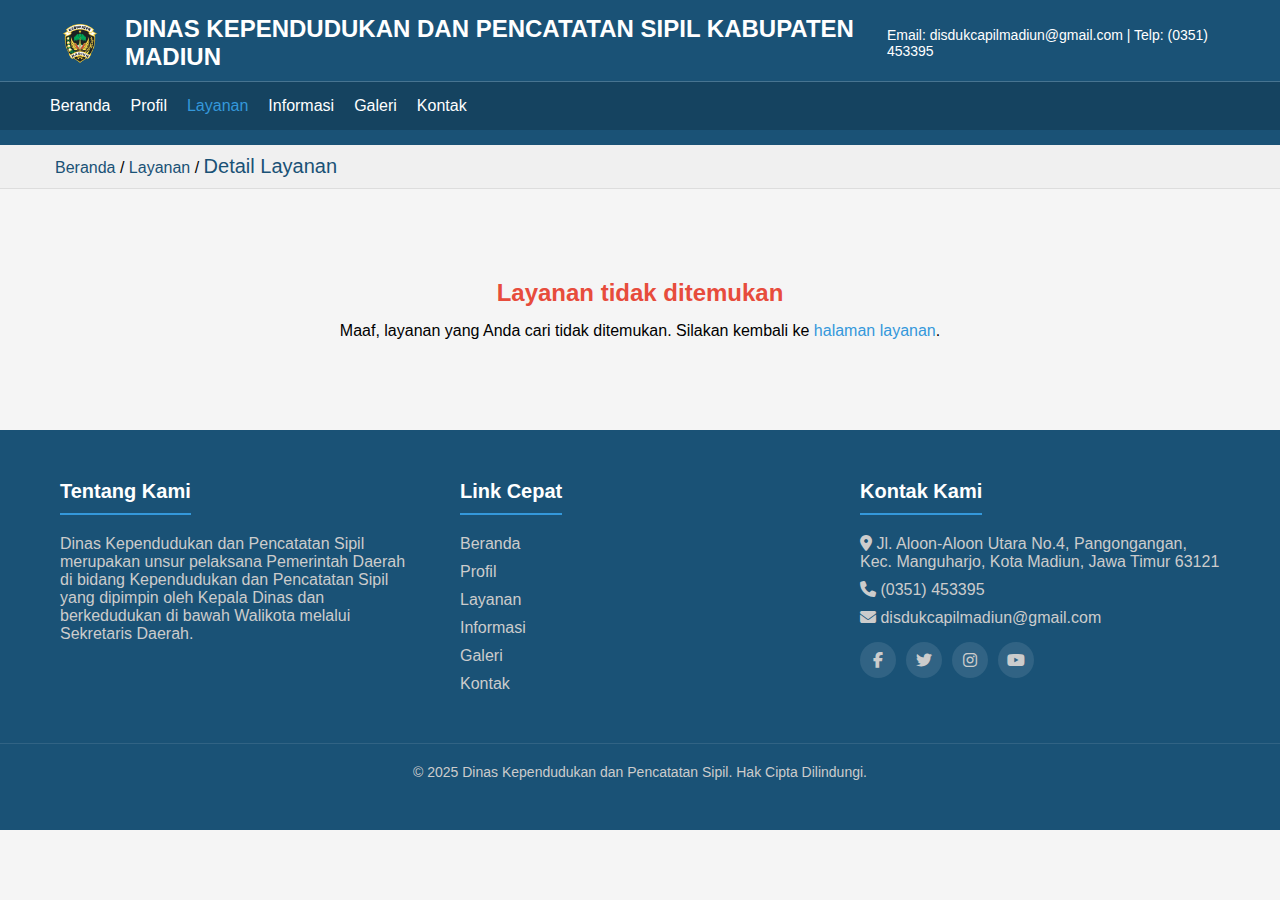
<file: detail-layanan.html>
<!DOCTYPE html>
<html lang="id">
<head>
    <meta charset="UTF-8">
    <meta name="viewport" content="width=device-width, initial-scale=1.0">
    <title>Detail Layanan - Dinas Kependudukan dan Pencatatan Sipil</title>
    <link rel="stylesheet" href="https://cdnjs.cloudflare.com/ajax/libs/font-awesome/6.4.0/css/all.min.css">
    <link rel="stylesheet" href="style.css">
</head>
<body>
    <!-- Header (sama seperti halaman utama) -->
    <header class="header">
        <div class="top-header">
            <div class="logo-container">
                <img src="madiun_logo.png" alt="Logo Disdukcapil" class="logo">
                <div class="site-title">DINAS KEPENDUDUKAN DAN PENCATATAN SIPIL KABUPATEN MADIUN</div>
            </div>
            <div class="contact-info">
                <p>Email: disdukcapilmadiun@gmail.com | Telp: (0351) 453395</p>
            </div>
        </div>
        <nav class="nav">
            <ul>
                <li><a href="index.html">Beranda</a></li>
                <li><a href="profil.html">Profil</a></li>
                <li><a href="layanan.html" class="active">Layanan</a></li>
                <li><a href="informasi.html">Informasi</a></li>
                <li><a href="galeri.html">Galeri</a></li>
                <li><a href="kontak.html">Kontak</a></li>
            </ul>
        </nav>
    </header>

    <!-- Breadcrumb -->
    <div class="breadcrumb">
        <div class="container">
            <p><a href="index.html">Beranda</a> / <a href="layanan.html">Layanan</a> / <span class="service-title">Detail Layanan</span></p>
        </div>
    </div>

    <!-- Page Content -->
    <div class="page-content">
        <div class="container">
            <div class="service-detail">
                <div class="service-header">
                    <div class="service-icon">
                        <i class="fas fa-id-card"></i>
                    </div>
                    <h1 class="service-title">Kartu Tanda Penduduk Elektronik (E-KTP)</h1>
                </div>
                
                <div class="service-content">
                    <div class="service-section">
                        <h2>Deskripsi Layanan</h2>
                        <p class="service-description">Kartu Tanda Penduduk Elektronik adalah identitas resmi penduduk sebagai bukti diri yang diterbitkan oleh Instansi Pelaksana yang berlaku di seluruh wilayah Negara Kesatuan Republik Indonesia.</p>
                    </div>
                    
                    <div class="service-section">
                        <h2>Persyaratan</h2>
                        <ul class="requirements-list">
                            <!-- Diisi oleh JavaScript -->
                        </ul>
                    </div>
                    
                    <div class="service-section">
                        <h2>Prosedur</h2>
                        <ol class="procedures-list">
                            <!-- Diisi oleh JavaScript -->
                        </ol>
                    </div>
                    
                    <div class="service-section">
                        <h2>Waktu Pelayanan</h2>
                        <p class="service-time">7 hari kerja</p>
                    </div>
                    
                    <div class="service-section">
                        <h2>Biaya</h2>
                        <p class="service-fee">Gratis</p>
                    </div>
                    
                    <div class="service-download">
                        <h2>Formulir dan Dokumen</h2>
                        <div class="download-items">
                            <div class="download-item">
                                <div class="download-icon">
                                    <i class="fas fa-file-pdf"></i>
                                </div>
                                <div class="download-content">
                                    <h4>Formulir Permohonan</h4>
                                    <p>Ukuran: 156 KB | Format: PDF</p>
                                    <a href="#" class="btn-download">Unduh</a>
                                </div>
                            </div>
                            <div class="download-item">
                                <div class="download-icon">
                                    <i class="fas fa-file-pdf"></i>
                                </div>
                                <div class="download-content">
                                    <h4>Surat Pernyataan</h4>
                                    <p>Ukuran: 120 KB | Format: PDF</p>
                                    <a href="#" class="btn-download">Unduh</a>
                                </div>
                            </div>
                        </div>
                    </div>
                    
                    <a href="layanan.html" class="btn-back">
                        <i class="fas fa-arrow-left"></i> Kembali ke Daftar Layanan
                    </a>
                </div>
            </div>
        </div>
    </div>

    <!-- Footer (sama seperti halaman utama) -->
    <footer class="footer">
        <div class="footer-container">
            <div class="footer-col">
                <h3>Tentang Kami</h3>
                <p>Dinas Kependudukan dan Pencatatan Sipil merupakan unsur pelaksana Pemerintah Daerah di bidang Kependudukan dan Pencatatan Sipil yang dipimpin oleh Kepala Dinas dan berkedudukan di bawah Walikota melalui Sekretaris Daerah.</p>
            </div>
            <div class="footer-col">
                <h3>Link Cepat</h3>
                <a href="index.html">Beranda</a>
                <a href="profil.html">Profil</a>
                <a href="layanan.html">Layanan</a>
                <a href="informasi.html">Informasi</a>
                <a href="galeri.html">Galeri</a>
                <a href="kontak.html">Kontak</a>
            </div>
            <div class="footer-col">
                <h3>Kontak Kami</h3>
                <p><i class="fas fa-map-marker-alt"></i> Jl. Aloon-Aloon Utara No.4, Pangongangan, Kec. Manguharjo, Kota Madiun, Jawa Timur 63121</p>
                <p><i class="fas fa-phone"></i> (0351) 453395</p>
                <p><i class="fas fa-envelope"></i> disdukcapilmadiun@gmail.com</p>
                <div class="social-links">
                    <a href="#"><i class="fab fa-facebook-f"></i></a>
                    <a href="#"><i class="fab fa-twitter"></i></a>
                    <a href="#"><i class="fab fa-instagram"></i></a>
                    <a href="#"><i class="fab fa-youtube"></i></a>
                </div>
            </div>
        </div>
        <div class="copyright">
            &copy; 2025 Dinas Kependudukan dan Pencatatan Sipil. Hak Cipta Dilindungi.
        </div>
    </footer>

    <script src="detail-layanan.js"></script>
</body>
</html>
</file>
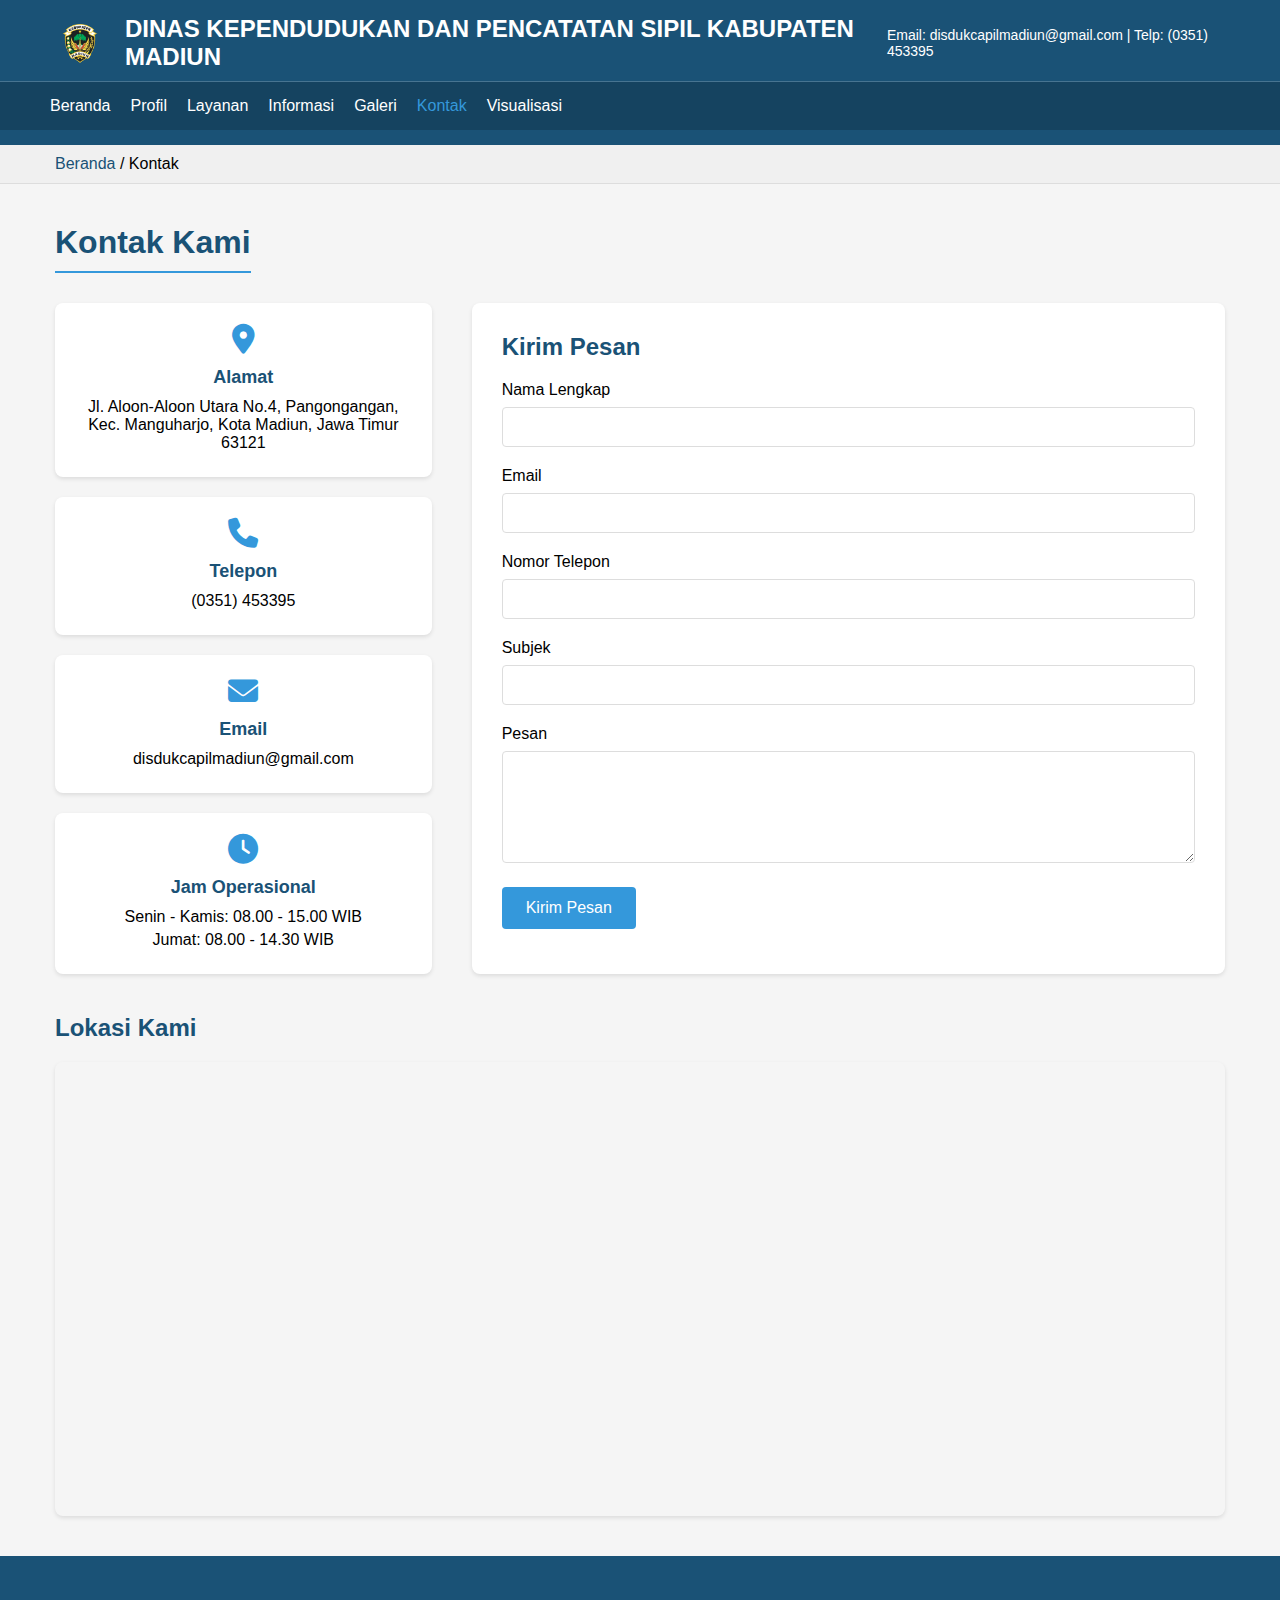
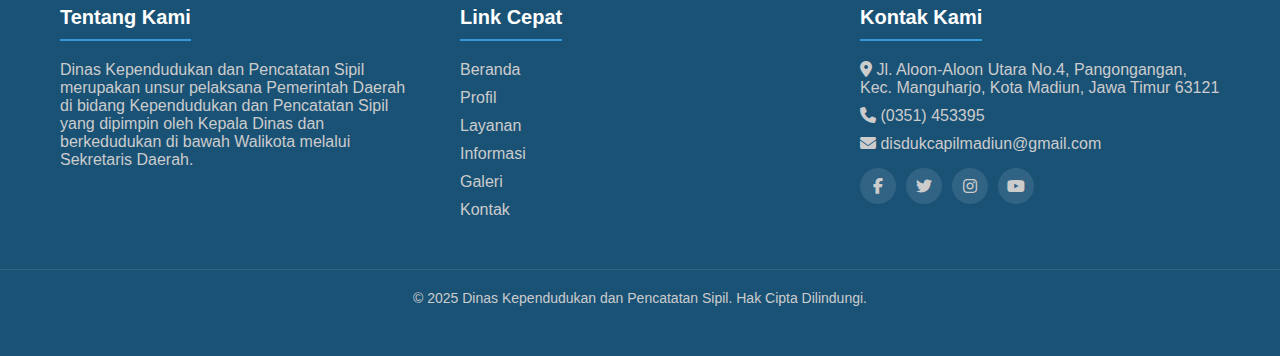
<file: kontak.html>
<!DOCTYPE html>
<html lang="id">
<head>
    <meta charset="UTF-8">
    <meta name="viewport" content="width=device-width, initial-scale=1.0">
    <title>Kontak - Dinas Kependudukan dan Pencatatan Sipil</title>
    <link rel="stylesheet" href="https://cdnjs.cloudflare.com/ajax/libs/font-awesome/6.4.0/css/all.min.css">
    <link rel="stylesheet" href="style.css">
</head>
<body>
    <!-- Header (sama seperti halaman utama) -->
    <header class="header">
        <div class="top-header">
            <div class="logo-container">
                <img src="madiun_logo.png" alt="Logo Disdukcapil" class="logo">
                <div class="site-title">DINAS KEPENDUDUKAN DAN PENCATATAN SIPIL KABUPATEN MADIUN</div>
            </div>
            <div class="contact-info">
                <p>Email: disdukcapilmadiun@gmail.com | Telp: (0351) 453395</p>
            </div>
        </div>
        <nav class="nav">
            <ul>
                <li><a href="index.html" title="Halaman Utama">Beranda</a></li>
                <li><a href="profil.html" title="Profil Dinas">Profil</a></li>
                <li><a href="layanan.html" title="Layanan Kami">Layanan</a></li>
                <li><a href="informasi.html" title="Informasi dan Berita">Informasi</a></li>
                <li><a href="galeri.html" title="Galeri Foto dan Video">Galeri</a></li>
                <li><a href="kontak.html" class="active" title="Hubungi Kami">Kontak</a></li>
                <li><a href="visualisasi-data.html" title="Visualisasi">Visualisasi</a></li>
            </ul>
        </nav>
    </header>

    <!-- Breadcrumb -->
    <div class="breadcrumb">
        <div class="container">
            <p><a href="index.html">Beranda</a> / Kontak</p>
        </div>
    </div>

    <!-- Page Content -->
    <div class="page-content">
        <div class="container">
            <h1 class="page-title">Kontak Kami</h1>
            
            <div class="contact-container">
                <div class="contact-info-section">
                    <div class="contact-info-card">
                        <div class="info-icon">
                            <i class="fas fa-map-marker-alt"></i>
                        </div>
                        <h3>Alamat</h3>
                        <p>Jl. Aloon-Aloon Utara No.4, Pangongangan, Kec. Manguharjo, Kota Madiun, Jawa Timur 63121</p>
                    </div>
                    
                    <div class="contact-info-card">
                        <div class="info-icon">
                            <i class="fas fa-phone"></i>
                        </div>
                        <h3>Telepon</h3>
                        <p>(0351) 453395</p>
                    </div>
                    
                    <div class="contact-info-card">
                        <div class="info-icon">
                            <i class="fas fa-envelope"></i>
                        </div>
                        <h3>Email</h3>
                        <p>disdukcapilmadiun@gmail.com</p>
                    </div>
                    
                    <div class="contact-info-card">
                        <div class="info-icon">
                            <i class="fas fa-clock"></i>
                        </div>
                        <h3>Jam Operasional</h3>
                        <p>Senin - Kamis: 08.00 - 15.00 WIB</p>
                        <p>Jumat: 08.00 - 14.30 WIB</p>
                    </div>
                </div>
                
                <div class="contact-form-section">
                    <h2>Kirim Pesan</h2>
                    <form id="contactForm" action="#" method="post">
                        <div class="form-group">
                            <label for="name">Nama Lengkap</label>
                            <input type="text" id="name" name="name" required>
                        </div>
                        
                        <div class="form-group">
                            <label for="email">Email</label>
                            <input type="email" id="email" name="email" required>
                        </div>
                        
                        <div class="form-group">
                            <label for="phone">Nomor Telepon</label>
                            <input type="tel" id="phone" name="phone">
                        </div>
                        
                        <div class="form-group">
                            <label for="subject">Subjek</label>
                            <input type="text" id="subject" name="subject" required>
                        </div>
                        
                        <div class="form-group">
                            <label for="message">Pesan</label>
                            <textarea id="message" name="message" rows="5" required></textarea>
                        </div>
                        
                        <button type="submit" class="btn-submit">Kirim Pesan</button>
                    </form>
                </div>
            </div>
            
            <div class="map-section">
                <h2>Lokasi Kami</h2>
                <div class="map-container">
                    <iframe src="https://www.google.com/maps/embed?pb=!1m18!1m12!1m3!1d3952.4721!2d111.51673!3d-7.63088!2m3!1f0!2f0!3f0!3m2!1i1024!2i768!4f13.1!3m3!1m2!1s0x0%3A0x0!2zN8KwMzcnNDEuMiJTIDExMcKwMzEnMDAuMiJF!5e0!3m2!1sid!2sid!4v1714040221876!5m2!1sid!2sid" width="100%" height="450" style="border:0;" allowfullscreen="" loading="lazy" referrerpolicy="no-referrer-when-downgrade"></iframe>
                </div>
            </div>
        </div>
    </div>

    <!-- Footer (sama seperti halaman utama) -->
    <footer class="footer">
        <div class="footer-container">
            <div class="footer-col">
                <h3>Tentang Kami</h3>
                <p>Dinas Kependudukan dan Pencatatan Sipil merupakan unsur pelaksana Pemerintah Daerah di bidang Kependudukan dan Pencatatan Sipil yang dipimpin oleh Kepala Dinas dan berkedudukan di bawah Walikota melalui Sekretaris Daerah.</p>
            </div>
            <div class="footer-col">
                <h3>Link Cepat</h3>
                <a href="index.html">Beranda</a>
                <a href="profil.html">Profil</a>
                <a href="layanan.html">Layanan</a>
                <a href="informasi.html">Informasi</a>
                <a href="galeri.html">Galeri</a>
                <a href="kontak.html">Kontak</a>
            </div>
            <div class="footer-col">
                <h3>Kontak Kami</h3>
                <p><i class="fas fa-map-marker-alt"></i> Jl. Aloon-Aloon Utara No.4, Pangongangan, Kec. Manguharjo, Kota Madiun, Jawa Timur 63121</p>
                <p><i class="fas fa-phone"></i> (0351) 453395</p>
                <p><i class="fas fa-envelope"></i> disdukcapilmadiun@gmail.com</p>
                <div class="social-links">
                    <a href="#"><i class="fab fa-facebook-f"></i></a>
                    <a href="#"><i class="fab fa-twitter"></i></a>
                    <a href="#"><i class="fab fa-instagram"></i></a>
                    <a href="#"><i class="fab fa-youtube"></i></a>
                </div>
            </div>
        </div>
        <div class="copyright">
            &copy; 2025 Dinas Kependudukan dan Pencatatan Sipil. Hak Cipta Dilindungi.
        </div>
    </footer>

    <script>
        document.getElementById('contactForm').addEventListener('submit', function(event) {
            event.preventDefault();
            alert('Pesan Anda telah dikirim. Terima kasih telah menghubungi kami.');
            this.reset();
        });
    </script>
</body>
</html>
</file>
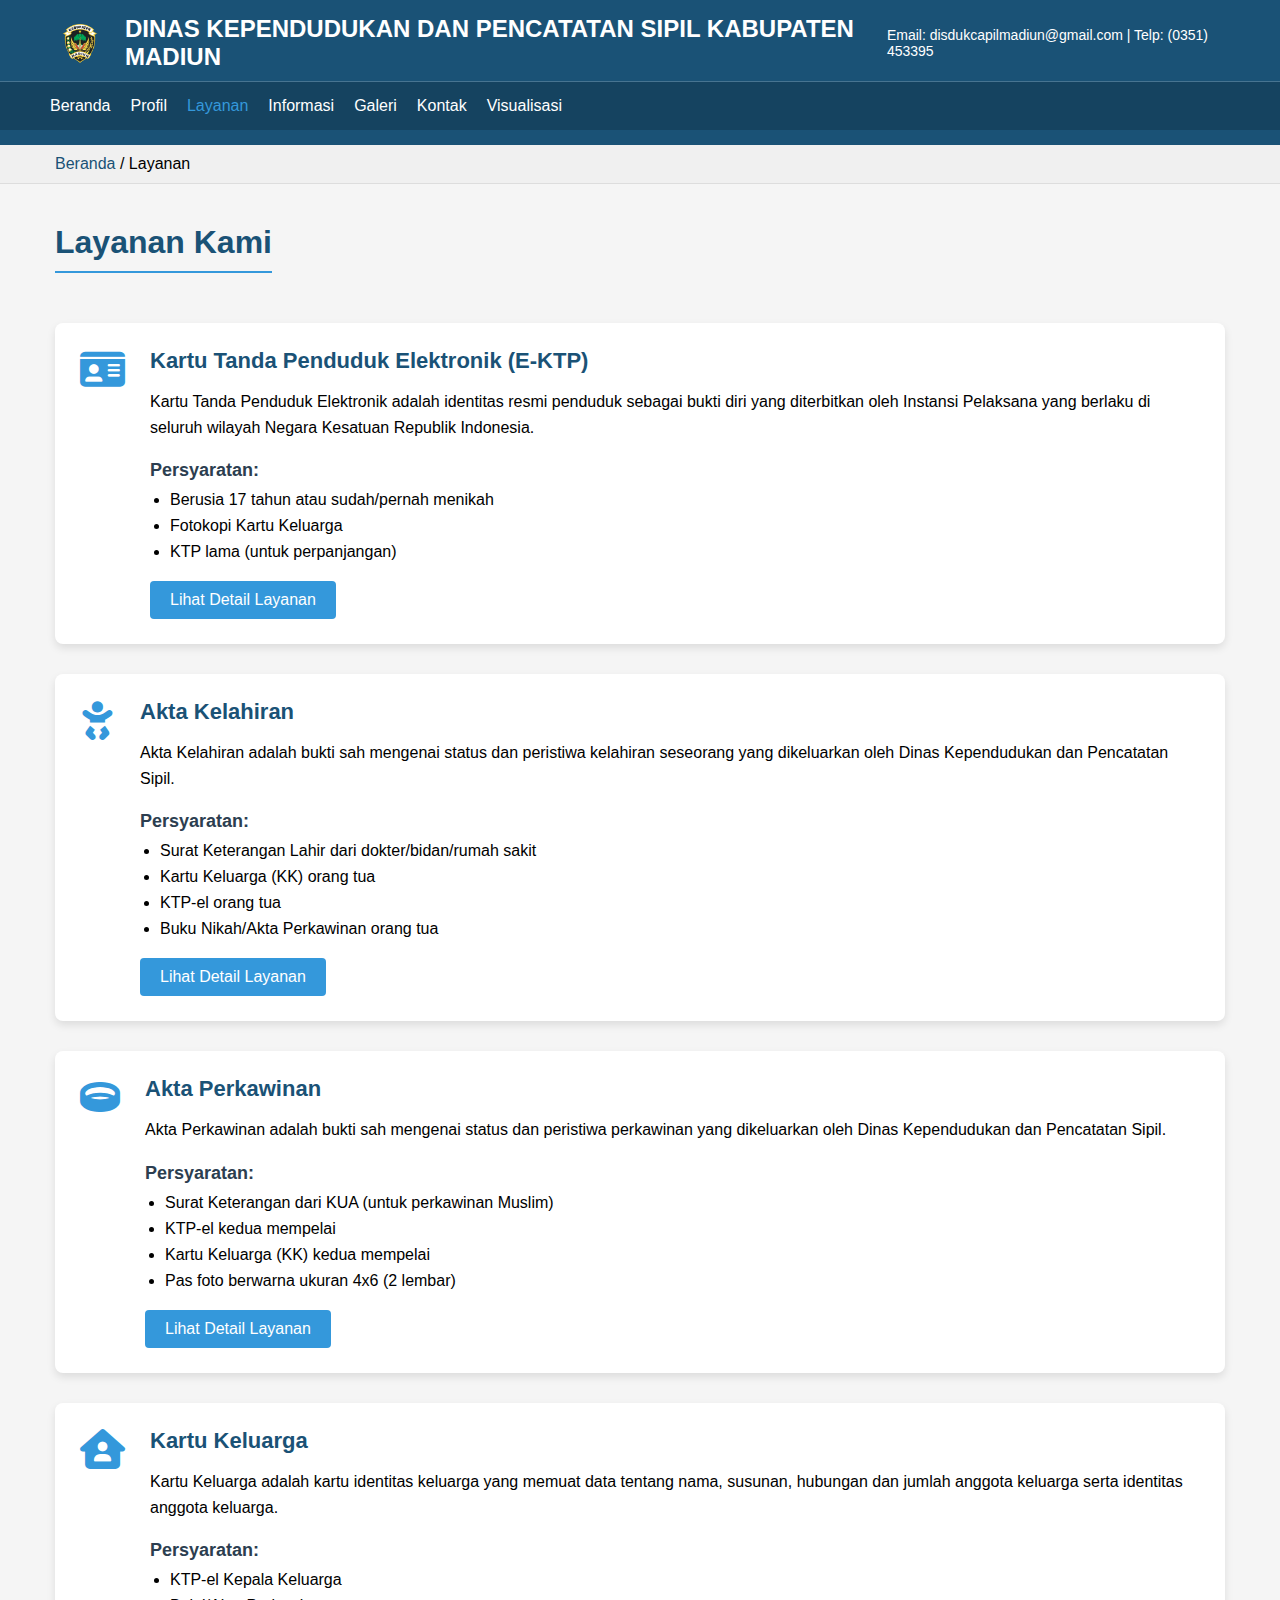
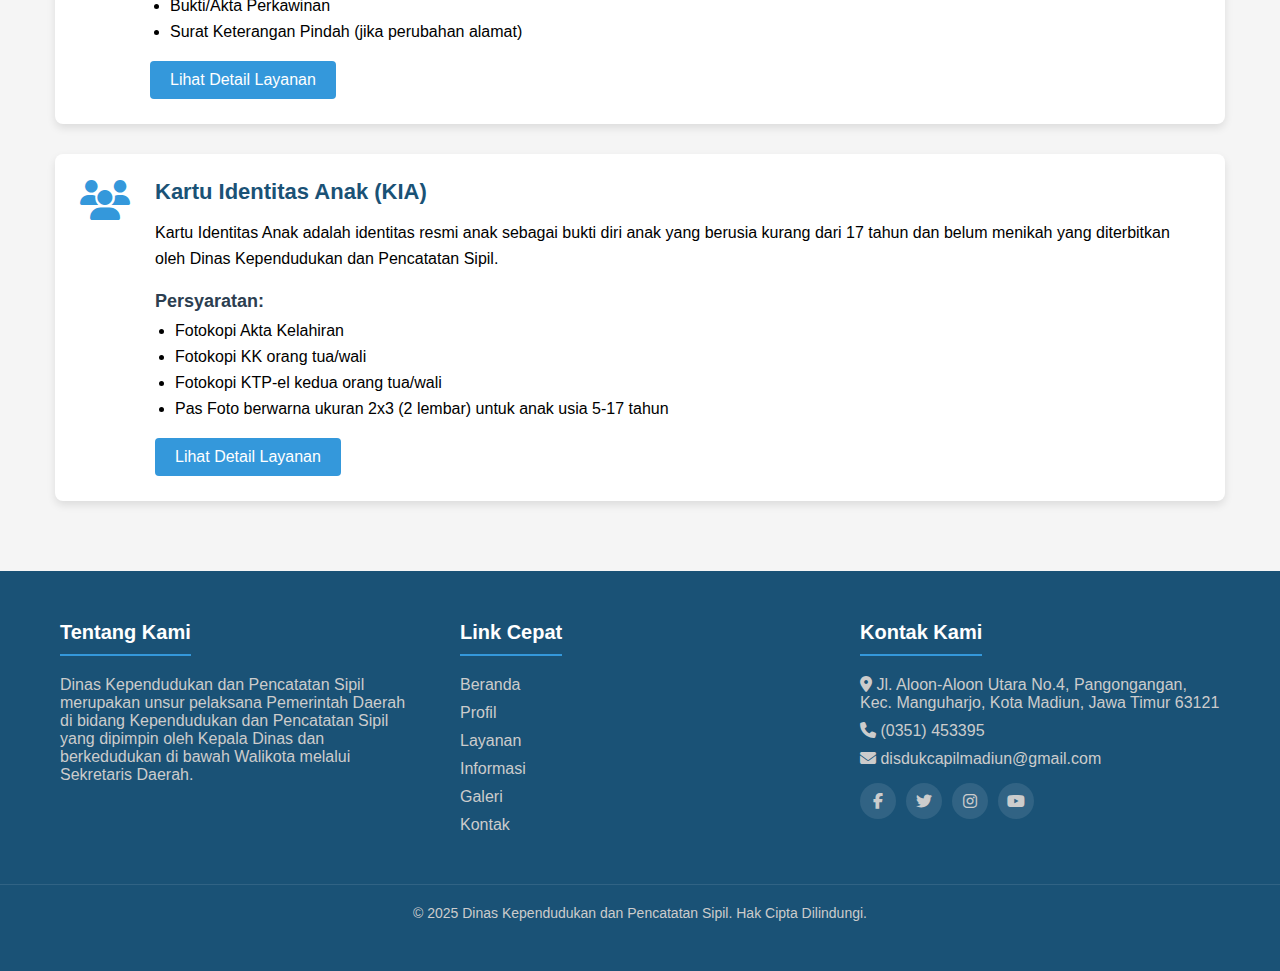
<file: layanan.html>
<!DOCTYPE html>
<html lang="id">
<head>
    <meta charset="UTF-8">
    <meta name="viewport" content="width=device-width, initial-scale=1.0">
    <title>Layanan - Dinas Kependudukan dan Pencatatan Sipil</title>
    <link rel="stylesheet" href="https://cdnjs.cloudflare.com/ajax/libs/font-awesome/6.4.0/css/all.min.css">
    <link rel="stylesheet" href="style.css">
</head>
<body>
    <!-- Header (sama seperti halaman utama) -->
    <header class="header">
        <div class="top-header">
            <div class="logo-container">
                <img src="madiun_logo.png" alt="Logo Disdukcapil" class="logo">
                <div class="site-title">DINAS KEPENDUDUKAN DAN PENCATATAN SIPIL KABUPATEN MADIUN</div>
            </div>
            <div class="contact-info">
                <p>Email: disdukcapilmadiun@gmail.com | Telp: (0351) 453395</p>
            </div>
        </div>
        <nav class="nav">
            <ul>
                <li><a href="index.html" title="Halaman Utama">Beranda</a></li>
                <li><a href="profil.html" title="Profil Dinas">Profil</a></li>
                <li><a href="layanan.html" class="active" title="Layanan Kami">Layanan</a></li>
                <li><a href="informasi.html" title="Informasi dan Berita">Informasi</a></li>
                <li><a href="galeri.html" title="Galeri Foto dan Video">Galeri</a></li>
                <li><a href="kontak.html" title="Hubungi Kami">Kontak</a></li>
                <li><a href="visualisasi-data.html" title="Visualisasi">Visualisasi</a></li>
            </ul>
        </nav>
    </header>

    <!-- Breadcrumb -->
    <div class="breadcrumb">
        <div class="container">
            <p><a href="index.html">Beranda</a> / Layanan</p>
        </div>
    </div>

    <!-- Page Content -->
    <div class="page-content">
        <div class="container">
            <h1 class="page-title">Layanan Kami</h1>
            
            <div class="services-list">
                <div class="service-item">
                    <div class="service-icon">
                        <i class="fas fa-id-card"></i>
                    </div>
                    <div class="service-details">
                        <h2>Kartu Tanda Penduduk Elektronik (E-KTP)</h2>
                        <p>Kartu Tanda Penduduk Elektronik adalah identitas resmi penduduk sebagai bukti diri yang diterbitkan oleh Instansi Pelaksana yang berlaku di seluruh wilayah Negara Kesatuan Republik Indonesia.</p>
                        
                        <h3>Persyaratan:</h3>
                        <ul>
                            <li>Berusia 17 tahun atau sudah/pernah menikah</li>
                            <li>Fotokopi Kartu Keluarga</li>
                            <li>KTP lama (untuk perpanjangan)</li>
                        </ul>
                        
                        <a href="detail-layanan.html?id=ektp" class="btn-detail">Lihat Detail Layanan</a>
                    </div>
                </div>
                
                <div class="service-item">
                    <div class="service-icon">
                        <i class="fas fa-baby"></i>
                    </div>
                    <div class="service-details">
                        <h2>Akta Kelahiran</h2>
                        <p>Akta Kelahiran adalah bukti sah mengenai status dan peristiwa kelahiran seseorang yang dikeluarkan oleh Dinas Kependudukan dan Pencatatan Sipil.</p>
                        
                        <h3>Persyaratan:</h3>
                        <ul>
                            <li>Surat Keterangan Lahir dari dokter/bidan/rumah sakit</li>
                            <li>Kartu Keluarga (KK) orang tua</li>
                            <li>KTP-el orang tua</li>
                            <li>Buku Nikah/Akta Perkawinan orang tua</li>
                        </ul>
                        
                        <a href="detail-layanan.html?id=akta-kelahiran" class="btn-detail">Lihat Detail Layanan</a>
                    </div>
                </div>
                
                <div class="service-item">
                    <div class="service-icon">
                        <i class="fas fa-ring"></i>
                    </div>
                    <div class="service-details">
                        <h2>Akta Perkawinan</h2>
                        <p>Akta Perkawinan adalah bukti sah mengenai status dan peristiwa perkawinan yang dikeluarkan oleh Dinas Kependudukan dan Pencatatan Sipil.</p>
                        
                        <h3>Persyaratan:</h3>
                        <ul>
                            <li>Surat Keterangan dari KUA (untuk perkawinan Muslim)</li>
                            <li>KTP-el kedua mempelai</li>
                            <li>Kartu Keluarga (KK) kedua mempelai</li>
                            <li>Pas foto berwarna ukuran 4x6 (2 lembar)</li>
                        </ul>
                        
                        <a href="detail-layanan.html?id=akta-perkawinan" class="btn-detail">Lihat Detail Layanan</a>
                    </div>
                </div>
                
                <div class="service-item">
                    <div class="service-icon">
                        <i class="fas fa-house-user"></i>
                    </div>
                    <div class="service-details">
                        <h2>Kartu Keluarga</h2>
                        <p>Kartu Keluarga adalah kartu identitas keluarga yang memuat data tentang nama, susunan, hubungan dan jumlah anggota keluarga serta identitas anggota keluarga.</p>
                        
                        <h3>Persyaratan:</h3>
                        <ul>
                            <li>KTP-el Kepala Keluarga</li>
                            <li>Bukti/Akta Perkawinan</li>
                            <li>Surat Keterangan Pindah (jika perubahan alamat)</li>
                        </ul>
                        
                        <a href="detail-layanan.html?id=kartu-keluarga" class="btn-detail">Lihat Detail Layanan</a>
                    </div>
                </div>
                
                <div class="service-item">
                    <div class="service-icon">
                        <i class="fas fa-users"></i>
                    </div>
                    <div class="service-details">
                        <h2>Kartu Identitas Anak (KIA)</h2>
                        <p>Kartu Identitas Anak adalah identitas resmi anak sebagai bukti diri anak yang berusia kurang dari 17 tahun dan belum menikah yang diterbitkan oleh Dinas Kependudukan dan Pencatatan Sipil.</p>
                        
                        <h3>Persyaratan:</h3>
                        <ul>
                            <li>Fotokopi Akta Kelahiran</li>
                            <li>Fotokopi KK orang tua/wali</li>
                            <li>Fotokopi KTP-el kedua orang tua/wali</li>
                            <li>Pas Foto berwarna ukuran 2x3 (2 lembar) untuk anak usia 5-17 tahun</li>
                        </ul>
                        
                        <a href="detail-layanan.html?id=kia" class="btn-detail">Lihat Detail Layanan</a>
                    </div>
                </div>
            </div>
        </div>
    </div>

    <!-- Footer (sama seperti halaman utama) -->
    <footer class="footer">
        <div class="footer-container">
            <div class="footer-col">
                <h3>Tentang Kami</h3>
                <p>Dinas Kependudukan dan Pencatatan Sipil merupakan unsur pelaksana Pemerintah Daerah di bidang Kependudukan dan Pencatatan Sipil yang dipimpin oleh Kepala Dinas dan berkedudukan di bawah Walikota melalui Sekretaris Daerah.</p>
            </div>
            <div class="footer-col">
                <h3>Link Cepat</h3>
                <a href="index.html">Beranda</a>
                <a href="profil.html">Profil</a>
                <a href="layanan.html">Layanan</a>
                <a href="informasi.html">Informasi</a>
                <a href="galeri.html">Galeri</a>
                <a href="kontak.html">Kontak</a>
            </div>
            <div class="footer-col">
                <h3>Kontak Kami</h3>
                <p><i class="fas fa-map-marker-alt"></i> Jl. Aloon-Aloon Utara No.4, Pangongangan, Kec. Manguharjo, Kota Madiun, Jawa Timur 63121</p>
                <p><i class="fas fa-phone"></i> (0351) 453395</p>
                <p><i class="fas fa-envelope"></i> disdukcapilmadiun@gmail.com</p>
                <div class="social-links">
                    <a href="#"><i class="fab fa-facebook-f"></i></a>
                    <a href="#"><i class="fab fa-twitter"></i></a>
                    <a href="#"><i class="fab fa-instagram"></i></a>
                    <a href="#"><i class="fab fa-youtube"></i></a>
                </div>
            </div>
        </div>
        <div class="copyright">
            &copy; 2025 Dinas Kependudukan dan Pencatatan Sipil. Hak Cipta Dilindungi.
        </div>
    </footer>
</body>
</html>
</file>
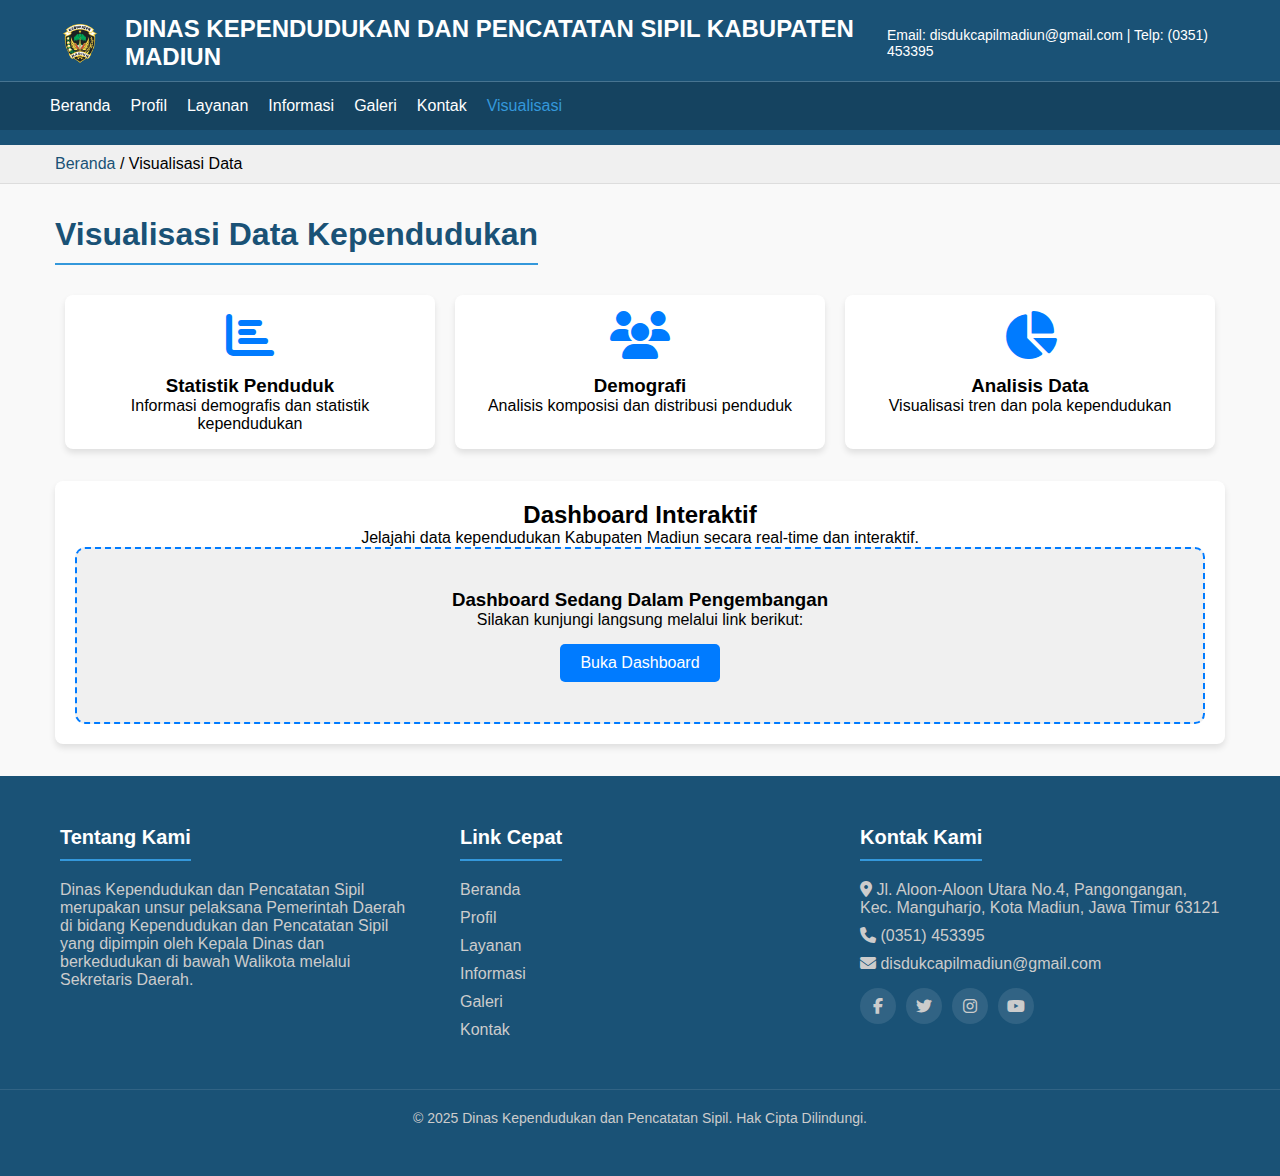
<file: visualisasi-data.html>
<!DOCTYPE html>
<html lang="id">
<head>
    <meta charset="UTF-8">
    <meta name="viewport" content="width=device-width, initial-scale=1.0">
    <title>Visualisasi Data Kependudukan - Dinas Kependudukan dan Pencatatan Sipil</title>
    <link rel="stylesheet" href="https://cdnjs.cloudflare.com/ajax/libs/font-awesome/6.4.0/css/all.min.css">
    <link rel="stylesheet" href="style.css">
    <style>
        .visualization-section {
            padding: 2rem 0;
            background-color: #f9f9f9;
        }
        .visualization-container {
            max-width: 1200px;
            margin: 0 auto;
            padding: 0 15px;
        }
        .viz-categories {
            display: flex;
            justify-content: space-between;
            margin-bottom: 2rem;
        }
        .viz-category {
            flex: 1;
            text-align: center;
            padding: 1rem;
            background-color: #ffffff;
            border-radius: 8px;
            margin: 0 10px;
            box-shadow: 0 4px 6px rgba(0, 0, 0, 0.1);
            transition: transform 0.3s ease;
        }
        .viz-category:hover {
            transform: translateY(-10px);
        }
        .viz-category i {
            font-size: 3rem;
            color: #007bff;
            margin-bottom: 1rem;
        }
        .dashboard-container {
            background-color: #ffffff;
            border-radius: 8px;
            box-shadow: 0 4px 6px rgba(0, 0, 0, 0.1);
            padding: 20px;
            text-align: center;
        }
        .dashboard-placeholder {
            background-color: #f0f0f0;
            border: 2px dashed #007bff;
            border-radius: 10px;
            padding: 40px;
        }
        .btn-dashboard {
            display: inline-block;
            background-color: #007bff;
            color: white;
            padding: 10px 20px;
            text-decoration: none;
            border-radius: 5px;
            margin-top: 15px;
            transition: background-color 0.3s ease;
        }
        .btn-dashboard:hover {
            background-color: #0056b3;
        }
    </style>
</head>
<body>
    <!-- Header -->
    <header class="header">
        <div class="top-header">
            <div class="logo-container">
                <img src="madiun_logo.png" alt="Logo Disdukcapil" class="logo">
                <div class="site-title">DINAS KEPENDUDUKAN DAN PENCATATAN SIPIL KABUPATEN MADIUN</div>
            </div>
            <div class="contact-info">
                <p>Email: disdukcapilmadiun@gmail.com | Telp: (0351) 453395</p>
            </div>
        </div>
        <nav class="nav">
            <ul>
                <li><a href="index.html">Beranda</a></li>
                <li><a href="profil.html">Profil</a></li>
                <li><a href="layanan.html" >Layanan</a></li>
                <li><a href="informasi.html">Informasi</a></li>
                <li><a href="galeri.html">Galeri</a></li>
                <li><a href="kontak.html">Kontak</a></li>
                <li><a href="visualisasi-data.html" class="active" >Visualisasi</a></li>
            </ul>
        </nav>
    </header>

    <!-- Breadcrumb -->
    <div class="breadcrumb">
        <div class="container">
            <p><a href="index.html">Beranda</a> / Visualisasi Data</p>
        </div>
    </div>

    <!-- Page Content -->
    <section class="visualization-section">
        <div class="visualization-container">
            <h1 class="page-title">Visualisasi Data Kependudukan</h1>
            
            <div class="viz-categories">
                <div class="viz-category">
                    <i class="fas fa-chart-bar"></i>
                    <h3>Statistik Penduduk</h3>
                    <p>Informasi demografis dan statistik kependudukan</p>
                </div>
                <div class="viz-category">
                    <i class="fas fa-users"></i>
                    <h3>Demografi</h3>
                    <p>Analisis komposisi dan distribusi penduduk</p>
                </div>
                <div class="viz-category">
                    <i class="fas fa-chart-pie"></i>
                    <h3>Analisis Data</h3>
                    <p>Visualisasi tren dan pola kependudukan</p>
                </div>
            </div>

            <div class="dashboard-container">
                <h2>Dashboard Interaktif</h2>
                <p>Jelajahi data kependudukan Kabupaten Madiun secara real-time dan interaktif.</p>
                
                <div class="dashboard-placeholder">
                    <h3>Dashboard Sedang Dalam Pengembangan</h3>
                    <p>Silakan kunjungi langsung melalui link berikut:</p>
                    <a 
                        href="https://kabmadiun-disdukcapil.streamlit.app/" 
                        target="_blank" 
                        class="btn-dashboard"
                    >
                        Buka Dashboard
                    </a>
                </div>
            </div>
        </div>
    </section>

    <!-- Footer -->
    <footer class="footer">
        <div class="footer-container">
            <div class="footer-col">
                <h3>Tentang Kami</h3>
                <p>Dinas Kependudukan dan Pencatatan Sipil merupakan unsur pelaksana Pemerintah Daerah di bidang Kependudukan dan Pencatatan Sipil yang dipimpin oleh Kepala Dinas dan berkedudukan di bawah Walikota melalui Sekretaris Daerah.</p>
            </div>
            <div class="footer-col">
                <h3>Link Cepat</h3>
                <a href="index.html">Beranda</a>
                <a href="profil.html">Profil</a>
                <a href="layanan.html">Layanan</a>
                <a href="informasi.html">Informasi</a>
                <a href="galeri.html">Galeri</a>
                <a href="kontak.html">Kontak</a>
            </div>
            <div class="footer-col">
                <h3>Kontak Kami</h3>
                <p><i class="fas fa-map-marker-alt"></i> Jl. Aloon-Aloon Utara No.4, Pangongangan, Kec. Manguharjo, Kota Madiun, Jawa Timur 63121</p>
                <p><i class="fas fa-phone"></i> (0351) 453395</p>
                <p><i class="fas fa-envelope"></i> disdukcapilmadiun@gmail.com</p>
                <div class="social-links">
                    <a href="#"><i class="fab fa-facebook-f"></i></a>
                    <a href="#"><i class="fab fa-twitter"></i></a>
                    <a href="#"><i class="fab fa-instagram"></i></a>
                    <a href="#"><i class="fab fa-youtube"></i></a>
                </div>
            </div>
        </div>
        <div class="copyright">
            &copy; 2025 Dinas Kependudukan dan Pencatatan Sipil. Hak Cipta Dilindungi.
        </div>
    </footer>
</body>
</html>
</file>
<file: style.css>
/* Common Styles */
* {
    margin: 0;
    padding: 0;
    box-sizing: border-box;
    font-family: 'Segoe UI', Tahoma, Geneva, Verdana, sans-serif;
}

body {
    background-color: #f5f5f5;
}

.container {
    max-width: 1200px;
    margin: 0 auto;
    padding: 0 20px;
}

/* Header Styles */
.header {
    background-color: #1a5276;
    color: white;
    padding: 15px 0;
}

.top-header {
    display: flex;
    justify-content: space-between;
    align-items: center;
    padding: 0 50px;
    border-bottom: 1px solid rgba(255, 255, 255, 0.2);
    padding-bottom: 10px;
}

.logo-container {
    display: flex;
    align-items: center;
}

.logo {
    width: 60px;
    height: auto;
    margin-right: 15px;
}

.site-title {
    font-size: 24px;
    font-weight: bold;
}

.contact-info {
    font-size: 14px;
}

/* Navigation */
.nav {
    background-color: #154360;
    padding: 15px 50px;
}

.nav ul {
    list-style: none;
    display: flex;
}

.nav ul li {
    margin-right: 20px;
}

.nav ul li a {
    color: white;
    text-decoration: none;
    font-weight: 500;
    transition: color 0.3s;
}

.nav ul li a:hover, .nav ul li a.active {
    color: #3498db;
}

/* Breadcrumb */
.breadcrumb {
    background-color: #f0f0f0;
    padding: 10px 0;
    border-bottom: 1px solid #ddd;
}

.breadcrumb a {
    color: #1a5276;
    text-decoration: none;
}

.breadcrumb a:hover {
    text-decoration: underline;
}

/* Page Content */
.page-content {
    padding: 40px 0;
}

.page-title {
    font-size: 32px;
    margin-bottom: 30px;
    color: #1a5276;
    border-bottom: 2px solid #3498db;
    padding-bottom: 10px;
    display: inline-block;
}

/* Hero Section */
.hero {
    background-image: linear-gradient(rgba(0, 0, 0, 0.6), rgba(0, 0, 0, 0.6)), url('hero-image.jpg');
    background-size: cover;
    background-position: center;
    height: 400px;
    display: flex;
    flex-direction: column;
    justify-content: center;
    align-items: center;
    color: white;
    text-align: center;
    padding: 0 20px;
}

.hero h1 {
    font-size: 36px;
    margin-bottom: 20px;
}

.hero p {
    font-size: 18px;
    max-width: 700px;
    margin-bottom: 30px;
}

.btn {
    background-color: #3498db;
    color: white;
    padding: 12px 24px;
    border: none;
    border-radius: 4px;
    font-size: 16px;
    cursor: pointer;
    transition: background-color 0.3s;
    text-decoration: none;
    display: inline-block;
}

.btn:hover {
    background-color: #2980b9;
}

/* Services Section */
.services {
    padding: 50px 0;
    background-color: white;
}

.section-title {
    text-align: center;
    font-size: 30px;
    margin-bottom: 40px;
    color: #1a5276;
}

.services-container {
    display: grid;
    grid-template-columns: repeat(auto-fit, minmax(250px, 1fr));
    gap: 30px;
}

.service-card {
    background-color: #f9f9f9;
    border-radius: 8px;
    padding: 25px;
    text-align: center;
    box-shadow: 0 4px 8px rgba(0, 0, 0, 0.1);
    transition: transform 0.3s;
}

.service-card:hover {
    transform: translateY(-10px);
}

.service-icon {
    font-size: 40px;
    color: #3498db;
    margin-bottom: 15px;
}

.service-title {
    font-size: 20px;
    margin-bottom: 15px;
    color: #1a5276;
}

.service-desc {
    font-size: 14px;
    color: #555;
}

/* News Section */
.news {
    padding: 50px 0;
    background-color: #f5f5f5;
}

.news-container {
    display: grid;
    grid-template-columns: repeat(auto-fit, minmax(300px, 1fr));
    gap: 30px;
}

.news-card {
    background-color: white;
    border-radius: 8px;
    overflow: hidden;
    box-shadow: 0 4px 8px rgba(0, 0, 0, 0.1);
}

.news-image {
    width: 100%;
    height: 200px;
    object-fit: cover;
}

.news-content {
    padding: 20px;
}

.news-date {
    font-size: 12px;
    color: #777;
    margin-bottom: 10px;
}

.news-title {
    font-size: 18px;
    margin-bottom: 10px;
    color: #1a5276;
}

.news-excerpt {
    font-size: 14px;
    color: #555;
    margin-bottom: 15px;
}

.read-more {
    color: #3498db;
    text-decoration: none;
    font-size: 14px;
    font-weight: 500;
}

/* Profile Section */
.profile-section {
    margin-bottom: 40px;
}

.profile-section h2 {
    font-size: 24px;
    color: #1a5276;
    margin: 30px 0 15px;
    border-left: 4px solid #3498db;
    padding-left: 10px;
}

.profile-section p {
    margin-bottom: 15px;
    line-height: 1.6;
}

.vision-mission {
    display: grid;
    grid-template-columns: repeat(auto-fit, minmax(300px, 1fr));
    gap: 30px;
    margin: 20px 0;
}

.vision, .mission {
    background-color: #f9f9f9;
    padding: 20px;
    border-radius: 8px;
    box-shadow: 0 2px 4px rgba(0, 0, 0, 0.1);
}

.vision h3, .mission h3 {
    color: #1a5276;
    margin-bottom: 15px;
    text-align: center;
}

.mission ul {
    padding-left: 20px;
}

.mission ul li {
    margin-bottom: 10px;
}

.org-structure img {
    max-width: 100%;
    height: auto;
    margin: 20px 0;
    border: 1px solid #ddd;
}

.functions ul {
    padding-left: 20px;
    margin: 15px 0;
}

.functions ul li {
    margin-bottom: 10px;
}

/* Services List */
.services-list {
    margin-top: 20px;
}

/* Services List (lanjutan) */
.service-item {
    display: flex;
    background-color: white;
    border-radius: 8px;
    padding: 25px;
    margin-bottom: 30px;
    box-shadow: 0 4px 8px rgba(0, 0, 0, 0.1);
}

.service-details {
    margin-left: 25px;
}

.service-details h2 {
    font-size: 22px;
    color: #1a5276;
    margin-bottom: 15px;
}

.service-details p {
    margin-bottom: 15px;
    line-height: 1.6;
}

.service-details h3 {
    font-size: 18px;
    color: #2c3e50;
    margin: 20px 0 10px;
}

.service-details ul {
    padding-left: 20px;
    margin-bottom: 20px;
}

.service-details ul li {
    margin-bottom: 8px;
}

.btn-detail {
    display: inline-block;
    background-color: #3498db;
    color: white;
    padding: 10px 20px;
    border-radius: 4px;
    text-decoration: none;
    font-weight: 500;
    transition: background-color 0.3s;
}

.btn-detail:hover {
    background-color: #2980b9;
}

/* Tab Navigation */
.tab-nav {
    display: flex;
    border-bottom: 1px solid #ddd;
    margin-bottom: 30px;
}

.tablink {
    padding: 12px 20px;
    background-color: #f5f5f5;
    border: none;
    border-radius: 4px 4px 0 0;
    margin-right: 5px;
    cursor: pointer;
    font-weight: 500;
    transition: background-color 0.3s;
}

.tablink:hover {
    background-color: #e0e0e0;
}

.tablink.active {
    background-color: #3498db;
    color: white;
}

.tab-content {
    display: none;
}

.tab-content.active {
    display: block;
}

/* Announcement List */
.announcement-list {
    margin-top: 20px;
}

.announcement-item {
    background-color: white;
    border-radius: 8px;
    padding: 20px;
    margin-bottom: 20px;
    box-shadow: 0 2px 4px rgba(0, 0, 0, 0.1);
}

.announcement-date {
    font-size: 14px;
    color: #777;
    margin-bottom: 10px;
}

.announcement-item h3 {
    font-size: 20px;
    color: #1a5276;
    margin-bottom: 10px;
}

.announcement-item p {
    margin-bottom: 15px;
    line-height: 1.6;
}

.announcement-item ul {
    padding-left: 20px;
    margin-bottom: 15px;
}

.announcement-item ul li {
    margin-bottom: 8px;
}

/* News List */
.news-list {
    margin-top: 20px;
}

.news-item {
    display: flex;
    background-color: white;
    border-radius: 8px;
    overflow: hidden;
    margin-bottom: 20px;
    box-shadow: 0 2px 4px rgba(0, 0, 0, 0.1);
}

.news-item .news-image {
    width: 300px;
    height: 200px;
    object-fit: cover;
}

.news-item .news-content {
    padding: 20px;
    flex: 1;
}

/* Agenda List */
.agenda-list {
    margin-top: 20px;
}

.agenda-item {
    display: flex;
    background-color: white;
    border-radius: 8px;
    overflow: hidden;
    margin-bottom: 20px;
    box-shadow: 0 2px 4px rgba(0, 0, 0, 0.1);
}

.agenda-date {
    width: 100px;
    background-color: #1a5276;
    color: white;
    display: flex;
    flex-direction: column;
    justify-content: center;
    align-items: center;
    padding: 15px;
}

.date-num {
    font-size: 30px;
    font-weight: bold;
}

.date-month {
    font-size: 16px;
}

.agenda-content {
    padding: 20px;
    flex: 1;
}

.agenda-content h3 {
    font-size: 20px;
    color: #1a5276;
    margin-bottom: 10px;
}

.agenda-meta {
    display: flex;
    margin-bottom: 15px;
}

.agenda-meta span {
    margin-right: 20px;
    font-size: 14px;
    color: #777;
}

.agenda-meta i {
    margin-right: 5px;
}

.agenda-content p {
    line-height: 1.6;
}

/* Download List */
.download-list {
    margin-top: 20px;
}

.download-category {
    margin-bottom: 30px;
}

.download-category h3 {
    font-size: 22px;
    color: #1a5276;
    margin-bottom: 15px;
    border-bottom: 1px solid #ddd;
    padding-bottom: 8px;
}

.download-items {
    display: grid;
    grid-template-columns: repeat(auto-fit, minmax(300px, 1fr));
    gap: 20px;
}

.download-item {
    display: flex;
    background-color: white;
    border-radius: 8px;
    padding: 15px;
    box-shadow: 0 2px 4px rgba(0, 0, 0, 0.1);
}

.download-icon {
    font-size: 30px;
    color: #e74c3c;
    margin-right: 15px;
    display: flex;
    align-items: center;
}

.download-content {
    flex: 1;
}

.download-content h4 {
    font-size: 16px;
    color: #1a5276;
    margin-bottom: 5px;
}

.download-content p {
    font-size: 13px;
    color: #777;
    margin-bottom: 10px;
}

.btn-download {
    display: inline-block;
    background-color: #3498db;
    color: white;
    padding: 6px 12px;
    border-radius: 4px;
    text-decoration: none;
    font-size: 13px;
    font-weight: 500;
    transition: background-color 0.3s;
}

.btn-download:hover {
    background-color: #2980b9;
}

/* Gallery */
.gallery-container {
    display: grid;
    grid-template-columns: repeat(auto-fill, minmax(300px, 1fr));
    gap: 20px;
    margin-top: 30px;
}

.gallery-item {
    position: relative;
    border-radius: 8px;
    overflow: hidden;
    box-shadow: 0 4px 8px rgba(0, 0, 0, 0.1);
    height: 200px;
}

.gallery-item img {
    width: 100%;
    height: 100%;
    object-fit: cover;
    transition: transform 0.3s;
}

.gallery-item:hover img {
    transform: scale(1.05);
}

.gallery-overlay {
    position: absolute;
    bottom: 0;
    left: 0;
    right: 0;
    background-color: rgba(0, 0, 0, 0.7);
    color: white;
    padding: 15px;
    opacity: 0;
    transition: opacity 0.3s;
}

.gallery-item:hover .gallery-overlay {
    opacity: 1;
}

.gallery-title {
    font-size: 16px;
    font-weight: 500;
    margin-bottom: 5px;
}

.gallery-date {
    font-size: 12px;
    color: #ccc;
    margin-bottom: 8px;
}

.gallery-zoom {
    display: inline-block;
    background-color: #3498db;
    color: white;
    width: 30px;
    height: 30px;
    border-radius: 50%;
    text-align: center;
    line-height: 30px;
    transition: background-color 0.3s;
}

.gallery-zoom:hover {
    background-color: #2980b9;
}

.video-thumbnail {
    position: relative;
    width: 100%;
    height: 100%;
}

.play-button {
    position: absolute;
    top: 50%;
    left: 50%;
    transform: translate(-50%, -50%);
    width: 60px;
    height: 60px;
    background-color: rgba(0, 0, 0, 0.7);
    border-radius: 50%;
    display: flex;
    justify-content: center;
    align-items: center;
    color: white;
    font-size: 20px;
}

/* Contact Page */
.contact-container {
    display: grid;
    grid-template-columns: 1fr 2fr;
    gap: 40px;
    margin-bottom: 40px;
}

.contact-info-section {
    display: grid;
    grid-template-columns: repeat(auto-fit, minmax(200px, 1fr));
    gap: 20px;
}

.contact-info-card {
    background-color: white;
    padding: 20px;
    border-radius: 8px;
    text-align: center;
    box-shadow: 0 2px 4px rgba(0, 0, 0, 0.1);
}

.info-icon {
    font-size: 30px;
    color: #3498db;
    margin-bottom: 10px;
}

.contact-info-card h3 {
    color: #1a5276;
    font-size: 18px;
    margin-bottom: 10px;
}

.contact-info-card p {
    margin-bottom: 5px;
}

.contact-form-section {
    background-color: white;
    padding: 30px;
    border-radius: 8px;
    box-shadow: 0 2px 4px rgba(0, 0, 0, 0.1);
}

.contact-form-section h2 {
    font-size: 24px;
    color: #1a5276;
    margin-bottom: 20px;
}

.form-group {
    margin-bottom: 20px;
}

.form-group label {
    display: block;
    margin-bottom: 8px;
    font-weight: 500;
}

.form-group input, .form-group textarea {
    width: 100%;
    padding: 10px;
    border: 1px solid #ddd;
    border-radius: 4px;
    font-size: 16px;
}

.form-group textarea {
    resize: vertical;
}

.btn-submit {
    background-color: #3498db;
    color: white;
    padding: 12px 24px;
    border: none;
    border-radius: 4px;
    font-size: 16px;
    cursor: pointer;
    transition: background-color 0.3s;
}

.btn-submit:hover {
    background-color: #2980b9;
}

.map-section {
    margin-top: 40px;
}

.map-section h2 {
    font-size: 24px;
    color: #1a5276;
    margin-bottom: 20px;
}

.map-container {
    border-radius: 8px;
    overflow: hidden;
    box-shadow: 0 2px 4px rgba(0, 0, 0, 0.1);
}

/* Footer */
.footer {
    background-color: #1a5276;
    color: white;
    padding: 50px 0;
}

.footer-container {
    display: grid;
    grid-template-columns: repeat(auto-fit, minmax(250px, 1fr));
    gap: 40px;
    max-width: 1200px;
    margin: 0 auto;
    padding: 0 20px;
}

.footer-col h3 {
    font-size: 20px;
    margin-bottom: 20px;
    border-bottom: 2px solid #3498db;
    padding-bottom: 10px;
    display: inline-block;
}

.footer-col p, .footer-col a {
    margin-bottom: 10px;
    display: block;
    color: #ccc;
    text-decoration: none;
}

.footer-col a:hover {
    color: #3498db;
}

.social-links {
    display: flex;
    margin-top: 15px;
}

.social-links a {
    display: flex;
    align-items: center;
    justify-content: center;
    width: 36px;
    height: 36px;
    background-color: rgba(255, 255, 255, 0.1);
    border-radius: 50%;
    margin-right: 10px;
    transition: background-color 0.3s;
}

.social-links a:hover {
    background-color: #3498db;
}

.copyright {
    text-align: center;
    margin-top: 40px;
    padding-top: 20px;
    border-top: 1px solid rgba(255, 255, 255, 0.1);
    font-size: 14px;
    color: #ccc;
}

/* Responsive Design */
@media (max-width: 1024px) {
    .contact-container {
        grid-template-columns: 1fr;
    }
    
    .contact-info-section {
        order: 2;
    }
    
    .contact-form-section {
        order: 1;
    }
}

@media (max-width: 768px) {
    .top-header {
        flex-direction: column;
        text-align: center;
        padding: 20px;
    }
    
    .logo-container {
        margin-bottom: 15px;
    }
    
    .site-title {
        font-size: 20px;
    }
    
    .nav {
        padding: 15px;
    }
    
    .nav ul {
        flex-direction: column;
    }
    
    .nav ul li {
        margin-right: 0;
        margin-bottom: 10px;
    }
    
    .hero {
        height: 350px;
    }
    
    .hero h1 {
        font-size: 28px;
    }
    
    .service-item {
        flex-direction: column;
    }
    
    .service-details {
        margin-left: 0;
        margin-top: 20px;
    }
    
    .news-item {
        flex-direction: column;
    }
    
    .news-item .news-image {
        width: 100%;
    }
    
    .tab-nav {
        flex-wrap: wrap;
    }
    
    .tablink {
        margin-bottom: 5px;
    }
}

@media (max-width: 480px) {
    .section-title, .page-title {
        font-size: 24px;
    }
    
    .hero h1 {
        font-size: 24px;
    }
    
    .hero p {
        font-size: 16px;
    }
    
    .footer-container {
        grid-template-columns: 1fr;
    }
}
/* Detail Layanan */
.service-detail {
    background-color: white;
    padding: 30px;
    border-radius: 8px;
    box-shadow: 0 2px 4px rgba(0, 0, 0, 0.1);
}

.service-header {
    display: flex;
    align-items: center;
    margin-bottom: 30px;
    border-bottom: 2px solid #3498db;
    padding-bottom: 20px;
}

.service-header .service-icon {
    font-size: 40px;
    color: #3498db;
    margin-right: 20px;
    width: 70px;
    height: 70px;
    background-color: #f5f9fd;
    border-radius: 50%;
    display: flex;
    justify-content: center;
    align-items: center;
}

.service-header h1 {
    font-size: 28px;
    color: #1a5276;
    margin: 0;
}

.service-section {
    margin-bottom: 30px;
}

.service-section h2 {
    font-size: 22px;
    color: #2c3e50;
    margin-bottom: 15px;
    border-left: 4px solid #3498db;
    padding-left: 10px;
}

.service-description {
    line-height: 1.6;
    margin-bottom: 15px;
}

.requirements-list li, .procedures-list li {
    margin-bottom: 10px;
    line-height: 1.6;
}

.procedures-list {
    padding-left: 20px;
}

.service-time, .service-fee {
    font-size: 18px;
    color: #2c3e50;
    font-weight: 500;
}

.service-download {
    margin-top: 40px;
    margin-bottom: 30px;
}

.btn-back {
    display: inline-block;
    background-color: #f5f5f5;
    color: #333;
    padding: 10px 20px;
    border-radius: 4px;
    text-decoration: none;
    font-weight: 500;
    transition: background-color 0.3s;
    margin-top: 20px;
}

.btn-back:hover {
    background-color: #e0e0e0;
}

.error-message {
    text-align: center;
    padding: 50px 0;
}

.error-message h2 {
    font-size: 24px;
    color: #e74c3c;
    margin-bottom: 15px;
}

.error-message a {
    color: #3498db;
    text-decoration: none;
}

.error-message a:hover {
    text-decoration: underline;
}
/* Responsive Navigation */
.nav-toggle {
    display: none;
    position: absolute;
    top: 20px;
    right: 20px;
    font-size: 24px;
    background: none;
    border: none;
    color: white;
    cursor: pointer;
}

/* Scroll to Top Button */
.scroll-top-btn {
    position: fixed;
    bottom: 30px;
    right: 30px;
    width: 40px;
    height: 40px;
    background-color: #3498db;
    color: white;
    border: none;
    border-radius: 50%;
    font-size: 18px;
    cursor: pointer;
    display: flex;
    justify-content: center;
    align-items: center;
    z-index: 1000;
    opacity: 0;
    visibility: hidden;
    transition: opacity 0.3s, visibility 0.3s;
    box-shadow: 0 2px 5px rgba(0, 0, 0, 0.2);
}

.scroll-top-btn.show {
    opacity: 1;
    visibility: visible;
}

.scroll-top-btn:hover {
    background-color: #2980b9;
}

/* Lightbox */
.lightbox {
    position: fixed;
    top: 0;
    left: 0;
    width: 100%;
    height: 100%;
    background-color: rgba(0, 0, 0, 0.9);
    display: flex;
    justify-content: center;
    align-items: center;
    z-index: 2000;
}

.lightbox-content {
    position: relative;
    max-width: 80%;
    max-height: 80%;
}

.lightbox-content img {
    max-width: 100%;
    max-height: 80vh;
    display: block;
    box-shadow: 0 5px 15px rgba(0, 0, 0, 0.5);
}

.lightbox-close {
    position: absolute;
    top: -40px;
    right: 0;
    background: none;
    border: none;
    color: white;
    font-size: 24px;
    cursor: pointer;
}

@media (max-width: 768px) {
    .nav-toggle {
        display: block;
    }
    
    .top-header {
        position: relative;
    }
    
    .nav {
        display: none;
    }
    
    .nav.active {
        display: block;
    }
    
    .scroll-top-btn {
        bottom: 20px;
        right: 20px;
        width: 35px;
        height: 35px;
        font-size: 16px;
    }
}
/* Service Card Read More Link */
.service-card .read-more {
    color: #3498db;
    text-decoration: none;
    font-size: 14px;
    font-weight: 500;
    margin-top: 10px;
    display: inline-block;
}

.service-card .read-more:hover {
    text-decoration: underline;
}

/* Services More Button */
.services-more, .news-more, .gallery-more {
    text-align: center;
    margin-top: 30px;
}

/* Announcement Section */
.announcements {
    padding: 50px 0;
    background-color: white;
}

.announcement-slider {
    margin-bottom: 20px;
}

.btn-outline {
    display: inline-block;
    background-color: transparent;
    color: #3498db;
    padding: 10px 20px;
    border: 2px solid #3498db;
    border-radius: 4px;
    text-decoration: none;
    font-weight: 500;
    transition: all 0.3s;
}

.btn-outline:hover {
    background-color: #3498db;
    color: white;
}

/* Gallery Preview */
.gallery-preview {
    padding: 50px 0;
    background-color: #f5f5f5;
}

.gallery-preview-container {
    display: grid;
    grid-template-columns: repeat(auto-fill, minmax(280px, 1fr));
    gap: 20px;
}

.gallery-preview-item {
    position: relative;
    height: 200px;
    border-radius: 8px;
    overflow: hidden;
    box-shadow: 0 2px 4px rgba(0, 0, 0, 0.1);
}

.gallery-preview-item img {
    width: 100%;
    height: 100%;
    object-fit: cover;
    transition: transform 0.3s;
}

.gallery-preview-item:hover img {
    transform: scale(1.05);
}

/* Contact Preview */
.contact-preview {
    padding: 50px 0;
    background-color: white;
}

.contact-preview-container {
    display: grid;
    grid-template-columns: 1fr 1fr;
    gap: 30px;
}

.contact-preview-map {
    height: 400px;
    border-radius: 8px;
    overflow: hidden;
    box-shadow: 0 2px 4px rgba(0, 0, 0, 0.1);
}

.contact-preview-info {
    padding: 20px;
    background-color: #f9f9f9;
    border-radius: 8px;
    box-shadow: 0 2px 4px rgba(0, 0, 0, 0.1);
}

.contact-preview-info h2 {
    font-size: 24px;
    color: #1a5276;
    margin-bottom: 20px;
    border-bottom: 2px solid #3498db;
    padding-bottom: 10px;
    display: inline-block;
}

.contact-info-item {
    display: flex;
    margin-bottom: 20px;
}

.contact-info-item i {
    font-size: 24px;
    color: #3498db;
    margin-right: 15px;
    margin-top: 5px;
}

.contact-info-item h3 {
    font-size: 18px;
    color: #1a5276;
    margin-bottom: 5px;
}

.contact-info-item p {
    margin-bottom: 5px;
}

/* Responsive Gallery and Contact Preview */
@media (max-width: 768px) {
    .contact-preview-container {
        grid-template-columns: 1fr;
    }
    
    .contact-preview-map {
        height: 300px;
    }
}

@media (max-width: 480px) {
    .gallery-preview-container {
        grid-template-columns: 1fr;
    }
}
/* Tambahkan kode berikut di file style.css */

/* Mencegah CLS (Cumulative Layout Shift) dan getaran */
html {
    scroll-behavior: smooth;
}

body {
    margin: 0;
    padding: 0;
    min-height: 100vh;
    overflow-x: hidden;
    box-sizing: border-box;
}

/* Memastikan gambar memiliki dimensi yang ditentukan sebelum loading */
img {
    max-width: 100%;
    height: auto;
    display: block;
}

.news-image, .gallery-preview-item img {
    aspect-ratio: 16/9;
    object-fit: cover;
    width: 100%;
}

/* Transisi halus untuk scroll-to-top button */
.scroll-top-btn {
    transition: opacity 0.3s ease, visibility 0.3s ease;
    opacity: 0;
    visibility: hidden;
}

/* Efek transisi untuk service card dan gallery item */
.service-card, .gallery-preview-item, .news-card {
    transition: transform 0.3s ease;
}

/* Smooth transition untuk seluruh website */
* {
    transition: background-color 0.3s ease, color 0.3s ease;
}

/* Mencegah getaran yang disebabkan oleh iframe peta */
.contact-preview-map {
    min-height: 300px;
    position: relative;
    overflow: hidden;
}

.contact-preview-map iframe {
    position: absolute;
    top: 0;
    left: 0;
    width: 100%;
    height: 100%;
    border: 0;
}

/* Perbaikan untuk container */
.container {
    width: 100%;
    max-width: 1200px;
    margin: 0 auto;
    padding: 0 15px;
    box-sizing: border-box;
}

/* Skeleton loading untuk gambar sebelum dimuat */
@keyframes pulse {
    0% { background-color: rgba(0,0,0,0.05); }
    50% { background-color: rgba(0,0,0,0.1); }
    100% { background-color: rgba(0,0,0,0.05); }
}

.news-image:not([src]), .gallery-preview-item img:not([src]) {
    animation: pulse 1.5s infinite;
    background-color: rgba(0,0,0,0.05);
}

/* Memperbaiki masalah getaran akibat layout shift */
.page-loaded .gallery-preview-container,
.page-loaded .news-container,
.page-loaded .services-container {
    opacity: 1;
}

.gallery-preview-container,
.news-container,
.services-container {
    opacity: 0;
    transition: opacity 0.5s ease;
}
</file>
